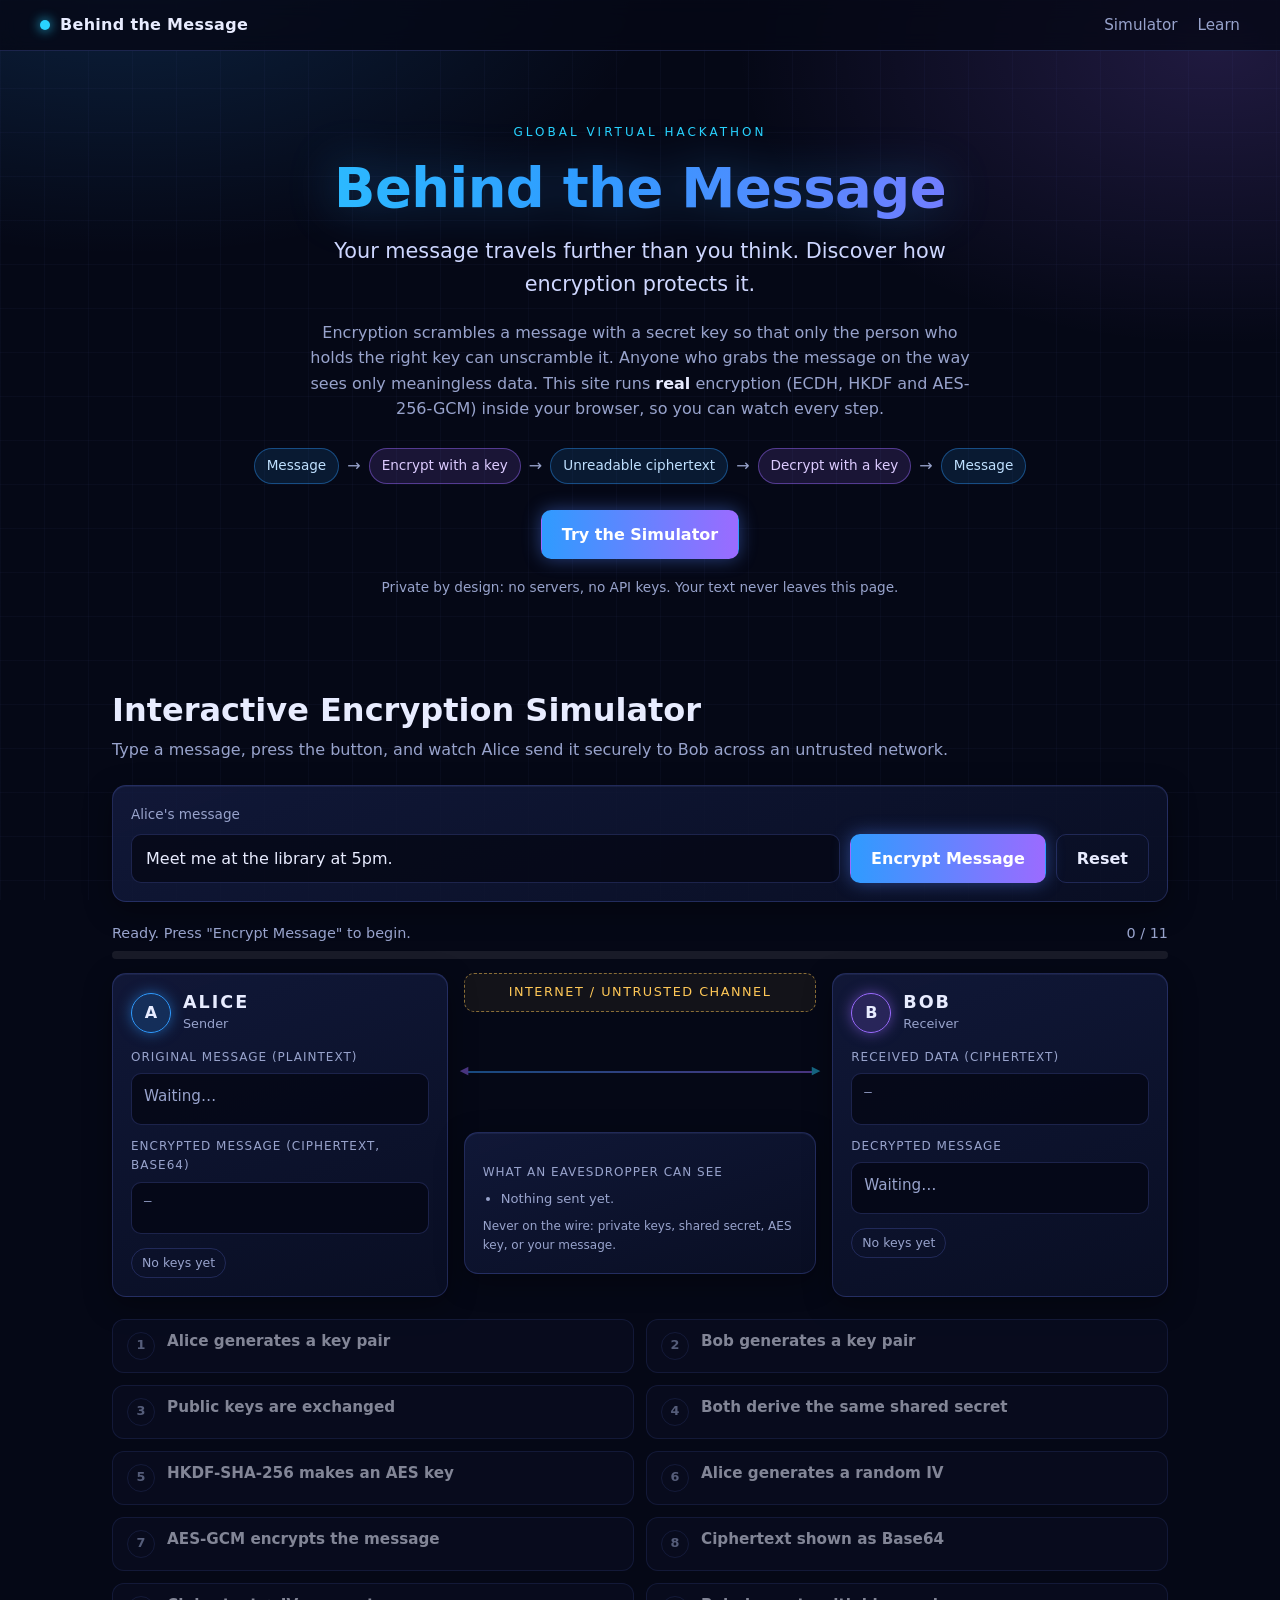
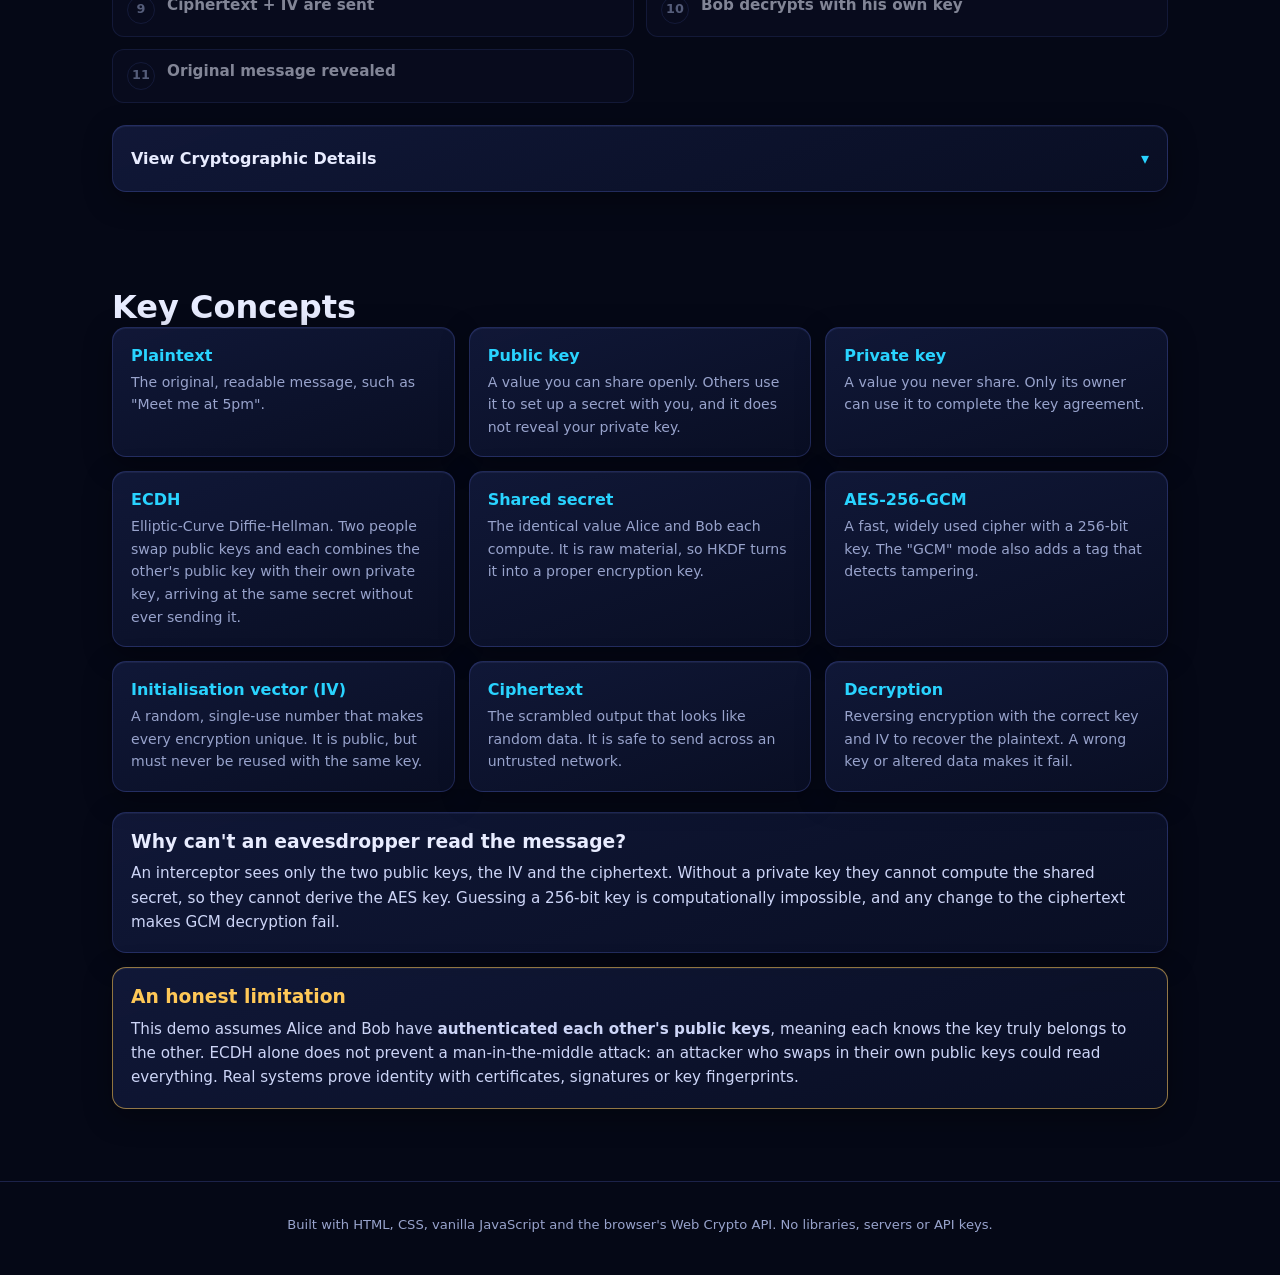
<file: index.html>
<!DOCTYPE html>
<html lang="en">
<head>
  <meta charset="UTF-8">
  <meta name="viewport" content="width=device-width, initial-scale=1">
  
  <meta http-equiv="Content-Security-Policy" content="default-src 'none'; script-src 'self'; style-src 'self'; img-src 'self' data:; connect-src 'none'; base-uri 'none'; form-action 'none'">
  <meta name="description" content="Behind the Message: an interactive demo of real ECDH + HKDF + AES-256-GCM encryption using the browser's Web Crypto API.">
  <title>Behind the Message: How Encryption Works</title>
  <link rel="icon" href="data:image/svg+xml,%3Csvg xmlns='http://www.w3.org/2000/svg' viewBox='0 0 32 32'%3E%3Crect width='32' height='32' rx='8' fill='%230a1030'/%3E%3Cpath d='M10 14v-3a6 6 0 0 1 12 0v3h1v10H9V14zm3 0h6v-3a3 3 0 0 0-6 0z' fill='%2339a0ff'/%3E%3C/svg%3E">
  
  <link rel="stylesheet" href="css/style.css">
  <link rel="stylesheet" href="css/fonts.css">
  <link rel="stylesheet" href="css/layout.css">
  <link rel="stylesheet" href="css/components.css">
  <link rel="stylesheet" href="css/animations.css">
  <link rel="stylesheet" href="css/learn.css">
  <link rel="stylesheet" href="css/responsive.css">
  
  <script src="js/crypto-engine.js" defer></script>
  <script src="js/ui.js" defer></script>
  <script src="js/learn.js" defer></script>
  <script src="js/script.js" defer></script>
</head>
<body>
  <header class="topbar">
    <a class="brand" href="#intro"><span class="brand-dot"></span>Behind the Message</a>
    <nav>
      <a href="#simulator">Simulator</a>
      <a href="#learn">Learn</a>
    </nav>
  </header>

  <main>
    
    <section id="intro" class="hero">
      <p class="eyebrow">Global Virtual Hackathon</p>
      <h1>Behind the Message</h1>
      <p class="subtitle">Your message travels further than you think. Discover how encryption protects it.</p>
      <p class="lead">
        Encryption scrambles a message with a secret key so that only the person who holds the right key can unscramble it.
        Anyone who grabs the message on the way sees only meaningless data. This site runs <strong>real</strong> encryption
        (ECDH, HKDF and AES-256-GCM) inside your browser, so you can watch every step.
      </p>
      <div class="hero-flow" aria-hidden="true">
        <span class="chip">Message</span><span class="arrow">&rarr;</span>
        <span class="chip chip-purple">Encrypt with a key</span><span class="arrow">&rarr;</span>
        <span class="chip">Unreadable ciphertext</span><span class="arrow">&rarr;</span>
        <span class="chip chip-purple">Decrypt with a key</span><span class="arrow">&rarr;</span>
        <span class="chip">Message</span>
      </div>
      <button class="btn btn-primary" id="scrollBtn" type="button">Try the Simulator</button>
      <p class="privacy">Private by design: no servers, no API keys. Your text never leaves this page.</p>
    </section>

    <!-- Simulator -->
    <section id="simulator" class="section">
      <h2>Interactive Encryption Simulator</h2>
      <p class="section-intro">Type a message, press the button, and watch Alice send it securely to Bob across an untrusted network.</p>

      <div class="card controls">
        <label for="messageInput">Alice's message</label>
        <div class="input-row">
          <input id="messageInput" type="text" maxlength="280" value="Meet me at the library at 5pm." autocomplete="off" spellcheck="false">
          <button class="btn btn-primary" id="encryptBtn" type="button">Encrypt Message</button>
          <button class="btn btn-ghost" id="resetBtn" type="button">Reset</button>
        </div>
        <div id="errorBox" class="error-box" role="alert" hidden></div>
      </div>

      <div class="progress-wrap" aria-live="polite">
        <div class="progress-label"><span id="statusLine">Ready. Press "Encrypt Message" to begin.</span><span id="progressCount">0 / 11</span></div>
        <div class="progress"><div class="progress-bar" id="progressBar"></div></div>
      </div>

      <!-- Visual journey -->
      <div class="stage">
        <div class="party card" id="aliceCard">
          <div class="party-head"><span class="avatar">A</span><div><h3>ALICE</h3><p>Sender</p></div></div>
          <div class="field-label">Original message (plaintext)</div>
          <div class="screen" id="aliceText">Waiting&hellip;</div>
          <div class="field-label">Encrypted message (ciphertext, Base64)</div>
          <div class="screen screen-cipher" id="aliceCipher">&mdash;</div>
          <div class="badges"><span class="badge" id="aliceKeyBadge">No keys yet</span></div>
        </div>

        <div class="channel" id="channel">
          <div class="channel-title">Internet / Untrusted Channel</div>
          <div class="lane">
            <div class="wire"></div>
            <div class="packet-layer" id="packetLayer"></div>
          </div>
          <div class="eve card">
            <div class="field-label">What an eavesdropper can see</div>
            <ul id="eveLog"><li class="muted">Nothing sent yet.</li></ul>
            <p class="tiny">Never on the wire: private keys, shared secret, AES key, or your message.</p>
          </div>
        </div>

        <div class="party card" id="bobCard">
          <div class="party-head"><span class="avatar avatar-purple">B</span><div><h3>BOB</h3><p>Receiver</p></div></div>
          <div class="field-label">Received data (ciphertext)</div>
          <div class="screen screen-cipher" id="bobCipher">&mdash;</div>
          <div class="field-label">Decrypted message</div>
          <div class="screen" id="bobText">Waiting&hellip;</div>
          <div class="badges"><span class="badge" id="bobKeyBadge">No keys yet</span></div>
        </div>
      </div>

      <!-- Step cards -->
      <ol class="steps" id="stepList"></ol>

      <div class="card summary" id="summary" hidden>
        <h3>What just happened</h3>
        <p id="summaryText"></p>
        <button class="btn btn-primary" id="exploreBtn" type="button">Explore How It Works &rarr;</button>
      </div>

      <!-- Step-by-step learning mode -->
      <section class="card learn" id="learnMode" aria-labelledby="learnHeading" hidden>
        <div class="learn-head">
          <h3 id="learnHeading">How It Works: Step by Step</h3>
          <div>
            <span class="learn-counter" id="learnCounter" aria-live="polite">Step 1 of 7</span>
            <button class="learn-close" id="learnClose" type="button">Close</button>
          </div>
        </div>
        <div class="learn-progress" id="learnProgress" role="progressbar" aria-valuemin="1" aria-valuemax="7" aria-valuenow="1" aria-label="Learning progress"></div>
        <div class="learn-body" id="learnBody"></div>
        <div class="learn-nav">
          <button class="btn btn-ghost" id="learnPrev" type="button">&larr; Previous Step</button>
          <button class="btn btn-primary" id="learnNext" type="button">Next Step &rarr;</button>
        </div>
      </section>

      <!-- Cryptographic details -->
      <div class="card details">
        <button class="details-toggle" id="detailsToggle" type="button" aria-expanded="false" aria-controls="detailsPanel">
          <span>View Cryptographic Details</span><span class="caret" aria-hidden="true">&#9662;</span>
        </button>
        <div id="detailsPanel" hidden>
          <div class="detail">
            <h4>Alice's public key</h4>
            <code id="dPubA" class="mono-box">Not generated yet</code>
            <p>Alice's shareable "lock" (a point on the P-256 curve, Base64). Anyone may see it. It is used with Bob's private key to build the shared secret.</p>
          </div>
          <div class="detail">
            <h4>Bob's public key</h4>
            <code id="dPubB" class="mono-box">Not generated yet</code>
            <p>Bob's shareable value. Combined with Alice's private key, it produces the exact same shared secret.</p>
          </div>
          <div class="detail">
            <h4>Private keys</h4>
            <code class="mono-box">Alice: NOT EXPORTED (hidden)<br>Bob: NOT EXPORTED (hidden)</code>
            <p>Created as non-extractable keys: the browser keeps them inside its crypto engine and our code cannot read them. They are never transmitted.</p>
          </div>
          <div class="detail">
            <h4>Derived AES-256 session key</h4>
            <div class="warn">Educational demo only. Real applications must NEVER display, log or transmit a session key. Anyone who has it can read the message.</div>
            <code id="dAes" class="mono-box">Not derived yet</code>
            <p>The 256-bit secret that actually locks and unlocks the message. Both sides computed it separately from the shared secret using HKDF-SHA-256.</p>
          </div>
          <div class="detail">
            <h4>IV (initialisation vector)</h4>
            <code id="dIv" class="mono-box">Not generated yet</code>
            <p>A random 12-byte number used once, making sure that the same message never encrypts to the same output twice. It is not secret and is sent with the ciphertext.</p>
          </div>
          <div class="detail">
            <h4>Ciphertext (Base64)</h4>
            <code id="dCt" class="mono-box">Not encrypted yet</code>
            <p>The scrambled message plus a 16-byte authentication tag. The tag lets Bob detect any tampering.</p>
          </div>
          <div class="detail">
            <h4>Did Alice and Bob derive matching keys?</h4>
            <code id="dMatch" class="mono-box">Not checked yet</code>
            <p>Both sides compared their results locally for this demo. If either value differed, decryption would fail.</p>
          </div>
        </div>
      </div>
    </section>

    <!-- Educational section -->
    <section id="learn" class="section">
      <h2>Key Concepts</h2>
      <div class="grid">
        <article class="card concept"><h3>Plaintext</h3><p>The original, readable message, such as "Meet me at 5pm".</p></article>
        <article class="card concept"><h3>Public key</h3><p>A value you can share openly. Others use it to set up a secret with you, and it does not reveal your private key.</p></article>
        <article class="card concept"><h3>Private key</h3><p>A value you never share. Only its owner can use it to complete the key agreement.</p></article>
        <article class="card concept"><h3>ECDH</h3><p>Elliptic-Curve Diffie-Hellman. Two people swap public keys and each combines the other's public key with their own private key, arriving at the same secret without ever sending it.</p></article>
        <article class="card concept"><h3>Shared secret</h3><p>The identical value Alice and Bob each compute. It is raw material, so HKDF turns it into a proper encryption key.</p></article>
        <article class="card concept"><h3>AES-256-GCM</h3><p>A fast, widely used cipher with a 256-bit key. The "GCM" mode also adds a tag that detects tampering.</p></article>
        <article class="card concept"><h3>Initialisation vector (IV)</h3><p>A random, single-use number that makes every encryption unique. It is public, but must never be reused with the same key.</p></article>
        <article class="card concept"><h3>Ciphertext</h3><p>The scrambled output that looks like random data. It is safe to send across an untrusted network.</p></article>
        <article class="card concept"><h3>Decryption</h3><p>Reversing encryption with the correct key and IV to recover the plaintext. A wrong key or altered data makes it fail.</p></article>
      </div>

      <div class="card callout">
        <h3>Why can't an eavesdropper read the message?</h3>
        <p>An interceptor sees only the two public keys, the IV and the ciphertext. Without a private key they cannot compute the shared secret, so they cannot derive the AES key. Guessing a 256-bit key is computationally impossible, and any change to the ciphertext makes GCM decryption fail.</p>
      </div>

      <div class="card callout callout-warn">
        <h3>An honest limitation</h3>
        <p>This demo assumes Alice and Bob have <strong>authenticated each other's public keys</strong>, meaning each knows the key truly belongs to the other. ECDH alone does not prevent a man-in-the-middle attack: an attacker who swaps in their own public keys could read everything. Real systems prove identity with certificates, signatures or key fingerprints.</p>
      </div>
    </section>
  </main>

  <footer>
    <p>Built with HTML, CSS, vanilla JavaScript and the browser's Web Crypto API. No libraries, servers or API keys.</p>
  </footer>
</body>
</html>
</file>
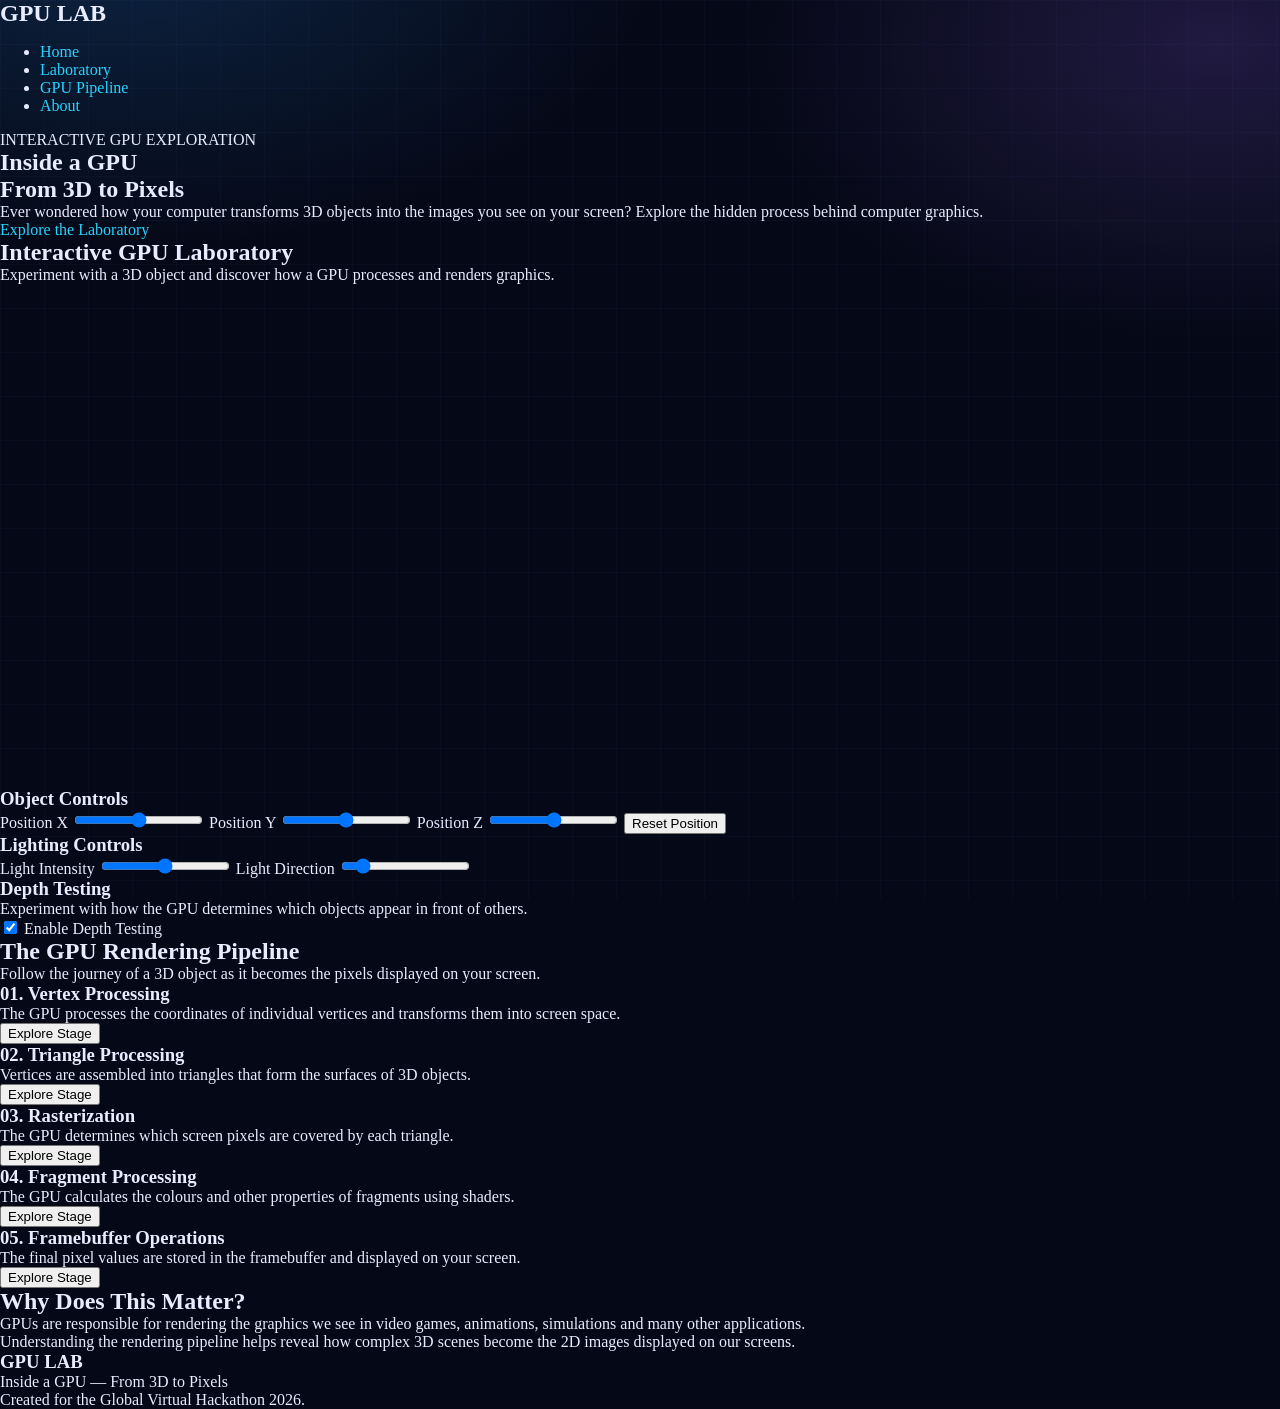
<file: html/index.html>
<!DOCTYPE html>
<html lang="en">

<head>
    <meta charset="UTF-8">
    <meta name="viewport" content="width=device-width, initial-scale=1.0">

    <title>Inside a GPU | From 3D to Pixels</title>

    <link rel="stylesheet" href="../css/style.css">
    <script src="../js/script.js" defer></script>
</head>

<body>

    <!-- NAVBAR -->
    <header>
        <nav>
            <div class="logo">
                <h2>GPU LAB</h2>
            </div>

            <ul>
                <li><a href="#home">Home</a></li>
                <li><a href="#laboratory">Laboratory</a></li>
                <li><a href="#pipeline">GPU Pipeline</a></li>
                <li><a href="#about">About</a></li>
            </ul>
        </nav>
    </header>


    <!-- HERO SECTION -->
    <main>

        <section id="home">

            <p>INTERACTIVE GPU EXPLORATION</p>

            <h1>Inside a GPU</h1>

            <h2>From 3D to Pixels</h2>

            <p>
                Ever wondered how your computer transforms
                3D objects into the images you see on your screen?
                Explore the hidden process behind computer graphics.
            </p>

            <a href="#laboratory">Explore the Laboratory</a>

        </section>


        <!-- GPU LABORATORY -->
        <section id="laboratory">

            <h2>Interactive GPU Laboratory</h2>

            <p>
                Experiment with a 3D object and discover how
                a GPU processes and renders graphics.
            </p>

            <!-- 3D RENDERING AREA -->
            <div id="rendering-area">

                <canvas id="gpuCanvas" width="800" height="500">
                    Your browser does not support canvas.
                </canvas>

            </div>


            <!-- OBJECT CONTROLS -->
            <div id="object-controls">

                <h3>Object Controls</h3>

                <label for="positionX">Position X</label>
                <input type="range" id="positionX"
                    min="-5" max="5" value="0" step="0.1">

                <label for="positionY">Position Y</label>
                <input type="range" id="positionY"
                    min="-5" max="5" value="0" step="0.1">

                <label for="positionZ">Position Z</label>
                <input type="range" id="positionZ"
                    min="-10" max="10" value="0" step="0.1">

                <button id="resetObject">Reset Position</button>

            </div>


            <!-- LIGHTING CONTROLS -->
            <div id="lighting-controls">

                <h3>Lighting Controls</h3>

                <label for="lightIntensity">Light Intensity</label>
                <input type="range" id="lightIntensity"
                    min="0" max="100" value="50">

                <label for="lightDirection">Light Direction</label>
                <input type="range" id="lightDirection"
                    min="0" max="360" value="45">

            </div>


            <!-- DEPTH TESTING -->
            <div id="depth-controls">

                <h3>Depth Testing</h3>

                <p>
                    Experiment with how the GPU determines
                    which objects appear in front of others.
                </p>

                <label>
                    <input type="checkbox" id="depthTest" checked>
                    Enable Depth Testing
                </label>

            </div>

        </section>


        <!-- GPU PIPELINE -->
        <section id="pipeline">

            <h2>The GPU Rendering Pipeline</h2>

            <p>
                Follow the journey of a 3D object as it becomes
                the pixels displayed on your screen.
            </p>


            <div class="pipeline-stage" id="vertex-processing">

                <h3>01. Vertex Processing</h3>

                <p>
                    The GPU processes the coordinates of individual
                    vertices and transforms them into screen space.
                </p>

                <button class="stage-button" data-stage="vertex">
                    Explore Stage
                </button>

            </div>


            <div class="pipeline-stage" id="triangle-processing">

                <h3>02. Triangle Processing</h3>

                <p>
                    Vertices are assembled into triangles that
                    form the surfaces of 3D objects.
                </p>

                <button class="stage-button" data-stage="triangle">
                    Explore Stage
                </button>

            </div>


            <div class="pipeline-stage" id="rasterization">

                <h3>03. Rasterization</h3>

                <p>
                    The GPU determines which screen pixels
                    are covered by each triangle.
                </p>

                <button class="stage-button" data-stage="rasterization">
                    Explore Stage
                </button>

            </div>


            <div class="pipeline-stage" id="fragment-processing">

                <h3>04. Fragment Processing</h3>

                <p>
                    The GPU calculates the colours and other
                    properties of fragments using shaders.
                </p>

                <button class="stage-button" data-stage="fragment">
                    Explore Stage
                </button>

            </div>


            <div class="pipeline-stage" id="framebuffer">

                <h3>05. Framebuffer Operations</h3>

                <p>
                    The final pixel values are stored in the
                    framebuffer and displayed on your screen.
                </p>

                <button class="stage-button" data-stage="framebuffer">
                    Explore Stage
                </button>

            </div>

        </section>


        <!-- LEARNING SECTION -->
        <section id="about">

            <h2>Why Does This Matter?</h2>

            <p>
                GPUs are responsible for rendering the graphics
                we see in video games, animations, simulations
                and many other applications.
            </p>

            <p>
                Understanding the rendering pipeline helps reveal
                how complex 3D scenes become the 2D images
                displayed on our screens.
            </p>

        </section>

    </main>


    <!-- FOOTER -->
    <footer>

        <h3>GPU LAB</h3>

        <p>Inside a GPU — From 3D to Pixels</p>

        <p>Created for the Global Virtual Hackathon 2026.</p>

    </footer>

</body>
</html>
</file>
<file: css/style.css>
/* ===== Behind the Message: styles ===== */
:root {
  --bg: #050816;
  --panel: rgba(16, 22, 50, 0.75);
  --panel-border: rgba(110, 130, 255, 0.22);
  --text: #e8ecff;
  --muted: #98a3cc;
  --blue: #2f9bff;
  --cyan: #29d3ff;
  --purple: #9b6bff;
  --ok: #3ddc97;
  --bad: #ff5d73;
  --warn: #ffc857;
  --radius: 14px;
  --mono: ui-monospace, SFMono-Regular, Menlo, Consolas, "Liberation Mono", monospace;
  --sans: system-ui, -apple-system, "Segoe UI", Roboto, "Helvetica Neue", Arial, sans-serif;
}

* { box-sizing: border-box; }
html { scroll-behavior: smooth; scroll-padding-top: 70px; }

body {
  margin: 0;
  color: var(--text);
  background:
    linear-gradient(rgba(120, 140, 255, 0.035) 1px, transparent 1px) 0 0 / 44px 44px,
    linear-gradient(90deg, rgba(120, 140, 255, 0.035) 1px, transparent 1px) 0 0 / 44px 44px,
    radial-gradient(900px 500px at 10% -5%, rgba(47, 155, 255, 0.18), transparent 60%),
    radial-gradient(800px 500px at 95% 5%, rgba(155, 107, 255, 0.18), transparent 60%),
    var(--bg);
  background-attachment: fixed;
}

h1, h2, h3, h4 { margin: 0; }
p { margin: 0; }
a { color: var(--cyan); text-decoration: none; }
a:hover { text-decoration: underline; }
</file>
<file: css/fonts.css>
/* ===== Fonts & typography ===== */

body { font-family: var(--sans); font-size: 16px; line-height: 1.6; }
h1, h2, h3, h4 { line-height: 1.2; }
h1 { font-weight: 800; letter-spacing: -0.5px; }
h2 { font-weight: 700; }

code, .mono-box, .screen-cipher, .step .result, .packet { font-family: var(--mono); }
.packet { font-family: var(--sans); }

.eyebrow, .field-label, .channel-title { text-transform: uppercase; }
</file>
<file: css/layout.css>
/* ===== Layout: header, hero, sections, stage, education grid, footer ===== */
/* ===== Header ===== */
.topbar {
  position: sticky; top: 0; z-index: 20;
  display: flex; justify-content: space-between; align-items: center;
  padding: 12px clamp(16px, 4vw, 40px);
  background: rgba(5, 8, 22, 0.8);
  backdrop-filter: blur(10px);
  border-bottom: 1px solid var(--panel-border);
}
.brand { color: var(--text); font-weight: 700; letter-spacing: 0.3px; display: flex; align-items: center; gap: 10px; }
.brand:hover { text-decoration: none; }
.brand-dot { width: 10px; height: 10px; border-radius: 50%; background: var(--cyan); box-shadow: 0 0 12px var(--cyan); }
.topbar nav { display: flex; gap: 20px; }
.topbar nav a { color: var(--muted); font-size: 0.95rem; }
.topbar nav a:hover { color: var(--text); text-decoration: none; }

main { max-width: 1120px; margin: 0 auto; padding: 0 clamp(16px, 4vw, 32px); }

/* ===== Hero ===== */
.hero { text-align: center; padding: clamp(36px, 7vw, 72px) 0 clamp(24px, 5vw, 44px); }
.eyebrow { text-transform: uppercase; letter-spacing: 3px; font-size: 0.75rem; color: var(--cyan); margin-bottom: 14px; }
.hero h1 {
  font-size: clamp(2rem, 5.5vw, 3.4rem);
  background: linear-gradient(90deg, var(--cyan), var(--blue) 45%, var(--purple));
  -webkit-background-clip: text; background-clip: text; color: transparent;
  filter: drop-shadow(0 0 24px rgba(47, 155, 255, 0.35));
}
.subtitle { margin: 14px auto 0; max-width: 620px; font-size: clamp(1.05rem, 2.2vw, 1.3rem); color: #cfd7ff; }
.lead { margin: 18px auto 0; max-width: 680px; color: var(--muted); }
.lead strong { color: var(--text); }
.hero-flow { display: flex; flex-wrap: wrap; justify-content: center; align-items: center; gap: 8px; margin: 26px 0; }
.chip {
  padding: 6px 12px; font-size: 0.85rem; border-radius: 999px;
  background: rgba(47, 155, 255, 0.12); border: 1px solid rgba(47, 155, 255, 0.4); color: #bfe0ff;
}
.chip-purple { background: rgba(155, 107, 255, 0.14); border-color: rgba(155, 107, 255, 0.45); color: #dccbff; }
.arrow { color: var(--muted); }
.privacy { margin-top: 18px; font-size: 0.85rem; color: var(--muted); }

/* ===== Sections / cards ===== */
.section { padding: clamp(28px, 5vw, 48px) 0; }
.section h2 { font-size: clamp(1.5rem, 3.2vw, 2rem); }
.section-intro { margin: 8px 0 22px; color: var(--muted); }

.card {
  background: linear-gradient(160deg, rgba(20, 28, 64, 0.8), rgba(11, 16, 38, 0.82));
  border: 1px solid var(--panel-border); border-radius: var(--radius); padding: 18px;
  box-shadow: 0 8px 28px rgba(0, 0, 0, 0.35), inset 0 1px 0 rgba(150, 170, 255, 0.08);
  transition: border-color 0.3s, box-shadow 0.3s;
}

/* ===== Stage (Alice | channel | Bob) ===== */
.stage { display: grid; grid-template-columns: 1fr 1.05fr 1fr; gap: 16px; align-items: stretch; }
.party-head { display: flex; align-items: center; gap: 12px; margin-bottom: 14px; }
.party-head h3 { font-size: 1.1rem; letter-spacing: 2px; }
.party-head p { font-size: 0.8rem; color: var(--muted); }
.avatar {
  width: 40px; height: 40px; display: grid; place-items: center; border-radius: 50%;
  font-weight: 700; background: rgba(47, 155, 255, 0.18); border: 1px solid var(--blue); box-shadow: 0 0 14px rgba(47, 155, 255, 0.5);
}
.avatar-purple { background: rgba(155, 107, 255, 0.18); border-color: var(--purple); box-shadow: 0 0 14px rgba(155, 107, 255, 0.5); }
.party.active { border-color: var(--cyan); box-shadow: 0 0 24px rgba(41, 211, 255, 0.25); }
.field-label { font-size: 0.75rem; text-transform: uppercase; letter-spacing: 1px; color: var(--muted); margin: 12px 0 6px; }
.screen {
  min-height: 52px; padding: 10px 12px; border-radius: 10px; font-size: 0.95rem;
  background: rgba(5, 8, 22, 0.85); border: 1px solid var(--panel-border);
  word-break: break-word; overflow-wrap: anywhere; color: var(--muted);
}
.screen.has-text { color: var(--text); }
.screen-cipher { font-family: var(--mono); font-size: 0.78rem; max-height: 130px; overflow: auto; }
.screen-cipher.has-text { color: #c9b4ff; }
.screen { transition: border-color 0.3s, box-shadow 0.3s; }
.screen.reveal { border-color: var(--ok); box-shadow: 0 0 18px rgba(61, 220, 151, 0.35); color: var(--text); }
.badges { margin-top: 14px; }
.badge { display: inline-block; font-size: 0.78rem; padding: 4px 10px; border-radius: 99px; border: 1px solid var(--panel-border); color: var(--muted); }
.badge.on { color: #bdfce0; border-color: var(--ok); background: rgba(61, 220, 151, 0.1); }

/* Channel */
.channel { display: flex; flex-direction: column; gap: 12px; }
.channel-title {
  text-align: center; font-size: 0.8rem; letter-spacing: 1.5px; text-transform: uppercase;
  color: var(--warn); padding: 8px; border: 1px dashed rgba(255, 200, 87, 0.5); border-radius: 10px;
  background: rgba(255, 200, 87, 0.06);
}
.lane { position: relative; height: 96px; }
.wire {
  position: absolute; left: 0; right: 0; top: 50%; height: 2px; transform: translateY(-50%); border-radius: 2px;
  background: linear-gradient(90deg, var(--blue), var(--purple)); opacity: 0.45;
}
.wire::before { content: "\25C0"; position: absolute; left: -4px; top: -9px; color: var(--purple); font-size: 0.7rem; }
.wire::after { content: "\25B6"; position: absolute; right: -4px; top: -9px; color: var(--cyan); font-size: 0.7rem; }
.packet-layer { position: absolute; inset: 0; }
/* Labels simply fade in when data is on the channel. They do not move. */
.packet {
  position: absolute; left: 50%; transform: translateX(-50%); padding: 4px 10px; font-size: 0.72rem; font-weight: 600;
  white-space: nowrap; border-radius: 8px; color: #e8f2ff; background: rgba(47, 155, 255, 0.18);
  border: 1px solid var(--blue); box-shadow: 0 0 12px rgba(47, 155, 255, 0.45); animation: fade-in 0.4s ease both;
}
.packet.rev { background: rgba(155, 107, 255, 0.18); border-color: var(--purple); box-shadow: 0 0 12px rgba(155, 107, 255, 0.45); }
.packet.row1 { top: 6px; }
.packet.row2 { top: 64px; }
.packet.data { background: rgba(155, 107, 255, 0.22); border-color: var(--purple); box-shadow: 0 0 14px rgba(155, 107, 255, 0.5); top: 35px; }
.eve ul { margin: 0; padding-left: 18px; font-size: 0.82rem; }
.eve li { margin-bottom: 4px; }
.muted { color: var(--muted); }
.tiny { margin-top: 8px; font-size: 0.75rem; color: var(--muted); }

/* ===== Education ===== */
.grid { display: grid; grid-template-columns: repeat(3, 1fr); gap: 14px; margin-bottom: 20px; }
.concept h3 { font-size: 1rem; color: var(--cyan); margin-bottom: 6px; }
.concept p { font-size: 0.88rem; color: var(--muted); }
.callout { margin-top: 14px; }
.callout h3 { margin-bottom: 8px; }
.callout p { color: #cdd5f7; font-size: 0.95rem; }
.callout-warn { border-color: rgba(255, 200, 87, 0.55); }
.callout-warn h3 { color: var(--warn); }

footer { text-align: center; padding: 32px 16px 40px; color: var(--muted); font-size: 0.82rem; border-top: 1px solid var(--panel-border); margin-top: 24px; }
</file>
<file: css/components.css>
/* ===== Components: buttons, inputs, progress, steps, summary, details ===== */
/* ===== Buttons ===== */
.btn {
  font: inherit; font-weight: 600; cursor: pointer;
  padding: 11px 20px; border-radius: 10px; border: 1px solid transparent;
  transition: transform 0.15s, box-shadow 0.2s, opacity 0.2s;
}
.btn:focus-visible, .details-toggle:focus-visible, input:focus-visible { outline: 2px solid var(--cyan); outline-offset: 2px; }
.btn-primary {
  color: #fff; background: linear-gradient(90deg, var(--blue), var(--purple));
  box-shadow: 0 0 18px rgba(80, 130, 255, 0.45);
}
.btn-primary:hover:not(:disabled) { transform: translateY(-1px); box-shadow: 0 0 28px rgba(110, 120, 255, 0.7); }
.btn-ghost { color: var(--text); background: transparent; border-color: var(--panel-border); }
.btn-ghost:hover:not(:disabled) { border-color: var(--cyan); }
.btn:disabled { opacity: 0.5; cursor: not-allowed; }

/* ===== Controls ===== */
.controls label { display: block; font-size: 0.85rem; color: var(--muted); margin-bottom: 8px; }
.input-row { display: flex; gap: 10px; flex-wrap: wrap; }
#messageInput {
  flex: 1 1 280px; min-width: 0; font: inherit; color: var(--text);
  padding: 11px 14px; border-radius: 10px;
  background: rgba(5, 8, 22, 0.8); border: 1px solid var(--panel-border);
}
.error-box {
  margin-top: 12px; padding: 10px 14px; border-radius: 10px;
  background: rgba(255, 93, 115, 0.12); border: 1px solid var(--bad); color: #ffd3da; font-size: 0.92rem;
}
[hidden] { display: none !important; }

/* ===== Progress ===== */
.progress-wrap { margin: 20px 0 14px; }
.progress-label { display: flex; justify-content: space-between; gap: 12px; font-size: 0.9rem; color: var(--muted); margin-bottom: 6px; }
.progress { height: 8px; border-radius: 99px; background: rgba(255, 255, 255, 0.08); overflow: hidden; }
.progress-bar {
  height: 100%; width: 0; border-radius: 99px;
  background: linear-gradient(90deg, var(--cyan), var(--purple));
  box-shadow: 0 0 12px var(--blue); transition: width 0.4s ease;
}

/* ===== Steps ===== */
.steps { list-style: none; margin: 22px 0; padding: 0; display: grid; grid-template-columns: repeat(2, 1fr); gap: 12px; counter-reset: s; }
.step {
  display: flex; gap: 12px; padding: 12px 14px; border-radius: 12px;
  background: rgba(16, 22, 50, 0.5); border: 1px solid var(--panel-border); opacity: 0.55;
  transition: opacity 0.3s, border-color 0.3s, box-shadow 0.3s;
}
.step-num {
  flex: none; width: 28px; height: 28px; display: grid; place-items: center; border-radius: 50%;
  font-size: 0.8rem; font-weight: 700; border: 1px solid var(--panel-border); color: var(--muted);
}
.step h4 { font-size: 0.95rem; }
.step p { display: none; font-size: 0.82rem; color: var(--muted); margin-top: 2px; }
.step.active p { display: block; }
.step .result { display: none; margin-top: 6px; font-size: 0.8rem; color: #b7ffe0; font-family: var(--mono); word-break: break-all; }
.step.active { opacity: 1; border-color: var(--cyan); box-shadow: 0 0 20px rgba(41, 211, 255, 0.3); }
.step.active .step-num { border-color: var(--cyan); color: var(--cyan); }
.step.done { opacity: 1; border-color: rgba(61, 220, 151, 0.5); }
.step.done .step-num { background: var(--ok); border-color: var(--ok); color: #04210f; }
.step.done .result, .step.error .result { display: block; }
.step.error { opacity: 1; border-color: var(--bad); }
.step.error .step-num { background: var(--bad); border-color: var(--bad); color: #fff; }
.step.error .result { color: #ffc2cb; }

/* ===== Summary ===== */
.summary { border-color: var(--ok); box-shadow: 0 0 24px rgba(61, 220, 151, 0.2); margin-bottom: 18px; }
.summary h3 { margin-bottom: 8px; color: #bdfce0; }
.summary p { color: #d5dcff; }

/* ===== Details panel ===== */
.details-toggle {
  width: 100%; display: flex; justify-content: space-between; align-items: center;
  background: none; border: 0; color: var(--text); font: inherit; font-weight: 600; cursor: pointer; padding: 2px 0;
}
.caret { transition: transform 0.2s; color: var(--cyan); }
.details-toggle[aria-expanded="true"] .caret { transform: rotate(180deg); }
.detail { margin-top: 18px; }
.detail h4 { font-size: 0.95rem; margin-bottom: 6px; color: #cfe3ff; }
.detail p { font-size: 0.85rem; color: var(--muted); margin-top: 6px; }
.mono-box {
  display: block; padding: 10px 12px; border-radius: 8px; font-family: var(--mono); font-size: 0.78rem;
  background: rgba(5, 8, 22, 0.9); border: 1px solid var(--panel-border); color: #b8d4ff;
  word-break: break-all; overflow-wrap: anywhere;
}
.warn {
  margin-bottom: 8px; padding: 8px 12px; border-radius: 8px; font-size: 0.82rem;
  background: rgba(255, 200, 87, 0.1); border: 1px solid var(--warn); color: #ffe4a8;
}
</file>
<file: css/animations.css>
/* ===== Animations =====
   Kept to a minimum on purpose. Motion is only used where it explains something:
   - fade-in: labels on the channel and learning-step changes
   - the ciphertext "scramble" is done in JavaScript (ui.js) */
@keyframes fade-in { from { opacity: 0; } to { opacity: 1; } }
</file>
<file: css/learn.css>
/* ===== Step-by-step learning mode ===== */
.learn { margin: 22px 0; border-color: rgba(155, 107, 255, 0.45); box-shadow: 0 0 28px rgba(110, 100, 255, 0.18), inset 0 1px 0 rgba(150, 170, 255, 0.08); }
.learn-head { display: flex; justify-content: space-between; align-items: center; gap: 12px; flex-wrap: wrap; }
.learn-head h3 { font-size: 1.15rem; }
.learn-close { background: none; border: 0; color: var(--muted); font: inherit; font-size: 0.85rem; cursor: pointer; text-decoration: underline; }
.learn-close:hover { color: var(--text); }
.learn-counter { font-size: 0.85rem; color: var(--cyan); font-weight: 600; letter-spacing: 0.5px; }

.learn-progress { display: grid; grid-template-columns: repeat(7, 1fr); gap: 6px; margin: 12px 0 18px; }
.learn-progress span { height: 5px; border-radius: 99px; background: rgba(255, 255, 255, 0.1); transition: background 0.3s, box-shadow 0.3s; }
.learn-progress span.done { background: var(--blue); }
.learn-progress span.current { background: linear-gradient(90deg, var(--cyan), var(--purple)); box-shadow: 0 0 10px rgba(110, 120, 255, 0.7); }

.learn-body { animation: fade-in 0.3s ease both; }
.learn-title { font-size: 0.78rem; letter-spacing: 2px; text-transform: uppercase; color: var(--purple); margin-bottom: 4px; }
.learn-body h4 { font-size: 1.3rem; margin-bottom: 10px; }
.learn-explain { font-size: 1rem; color: #dbe2ff; padding-left: 12px; border-left: 3px solid var(--blue); margin-bottom: 16px; }

/* Visual area */
.lv { padding: 14px; border-radius: 12px; background: rgba(5, 8, 22, 0.7); border: 1px solid var(--panel-border); margin-bottom: 16px; }
.lv-row { display: grid; grid-template-columns: 1fr auto 1fr; gap: 12px; align-items: center; }
.lv-row.two { grid-template-columns: 1fr 1fr; align-items: start; }
.lv-row.three { grid-template-columns: 1fr auto 1fr auto 1fr; }
.lv-node { padding: 10px 12px; border-radius: 10px; border: 1px solid var(--panel-border); background: rgba(16, 22, 50, 0.7); min-width: 0; }
.lv-node.blue { border-color: rgba(47, 155, 255, 0.55); }
.lv-node.purple { border-color: rgba(155, 107, 255, 0.55); }
.lv-node.green { border-color: var(--ok); box-shadow: 0 0 16px rgba(61, 220, 151, 0.25); }
.lv-node .who { font-size: 0.72rem; letter-spacing: 1.5px; text-transform: uppercase; color: var(--muted); margin-bottom: 6px; }
.lv-node .val { white-space: pre-line; font-size: 0.85rem; word-break: break-word; overflow-wrap: anywhere; }
.lv-node .val.mono { font-family: var(--mono); font-size: 0.74rem; color: #b8d4ff; }
.lv-node .val.cipher { color: #c9b4ff; max-height: 96px; overflow: auto; }
.lv-link { text-align: center; font-size: 0.78rem; color: var(--cyan); line-height: 1.3; }
.lv-link strong { display: block; font-size: 1.4rem; font-weight: 400; }
.lv-note { margin-top: 10px; font-size: 0.8rem; color: var(--muted); }
.lv-equal { text-align: center; }
.lv-equal strong { font-size: 2rem; color: var(--ok); }
.lv-ok { display: inline-block; margin-top: 8px; padding: 4px 12px; border-radius: 99px; font-size: 0.82rem; font-weight: 600; color: #bdfce0; border: 1px solid var(--ok); background: rgba(61, 220, 151, 0.1); }
.locked { color: #ffe4a8; }

/* The three beginner boxes */
.learn-three { display: grid; grid-template-columns: repeat(3, 1fr); gap: 10px; }
.learn-three div { padding: 12px; border-radius: 10px; background: rgba(16, 22, 50, 0.55); border: 1px solid var(--panel-border); }
.learn-three h5 { margin: 0 0 4px; font-size: 0.78rem; letter-spacing: 1px; text-transform: uppercase; color: var(--cyan); }
.learn-three p { font-size: 0.88rem; color: #cdd5f7; }

.learn-nav { display: flex; justify-content: space-between; align-items: center; gap: 10px; margin-top: 18px; }

@media (max-width: 900px) {
  .lv-row, .lv-row.three { grid-template-columns: 1fr; }
  .lv-link strong { transform: rotate(90deg); }
  .lv-row.two { grid-template-columns: 1fr; }
  .learn-three { grid-template-columns: 1fr; }
}
</file>
<file: css/responsive.css>
/* ===== Responsive ===== */
@media (max-width: 900px) {
  .stage { grid-template-columns: 1fr; }
  .steps { grid-template-columns: 1fr; }
  .grid { grid-template-columns: repeat(2, 1fr); }
  /* On small screens the journey flows top to bottom */
  .lane { height: 110px; }
  .wire { left: 50%; right: auto; top: 0; bottom: 0; width: 2px; height: auto; transform: translateX(-50%);
          background: linear-gradient(180deg, var(--blue), var(--purple)); }
  .wire::before { content: none; }
  .wire::after { right: auto; top: auto; bottom: -6px; left: -6px; content: "\25BC"; }
}

@media (max-width: 560px) {
  .grid { grid-template-columns: 1fr; }
  .topbar nav { gap: 14px; }
  .btn { flex: 1 1 auto; }
}

@media (prefers-reduced-motion: reduce) {
  html { scroll-behavior: auto; }
  *, *::before, *::after { animation-duration: 0.01ms !important; animation-iteration-count: 1 !important; transition-duration: 0.01ms !important; }
}
</file>
